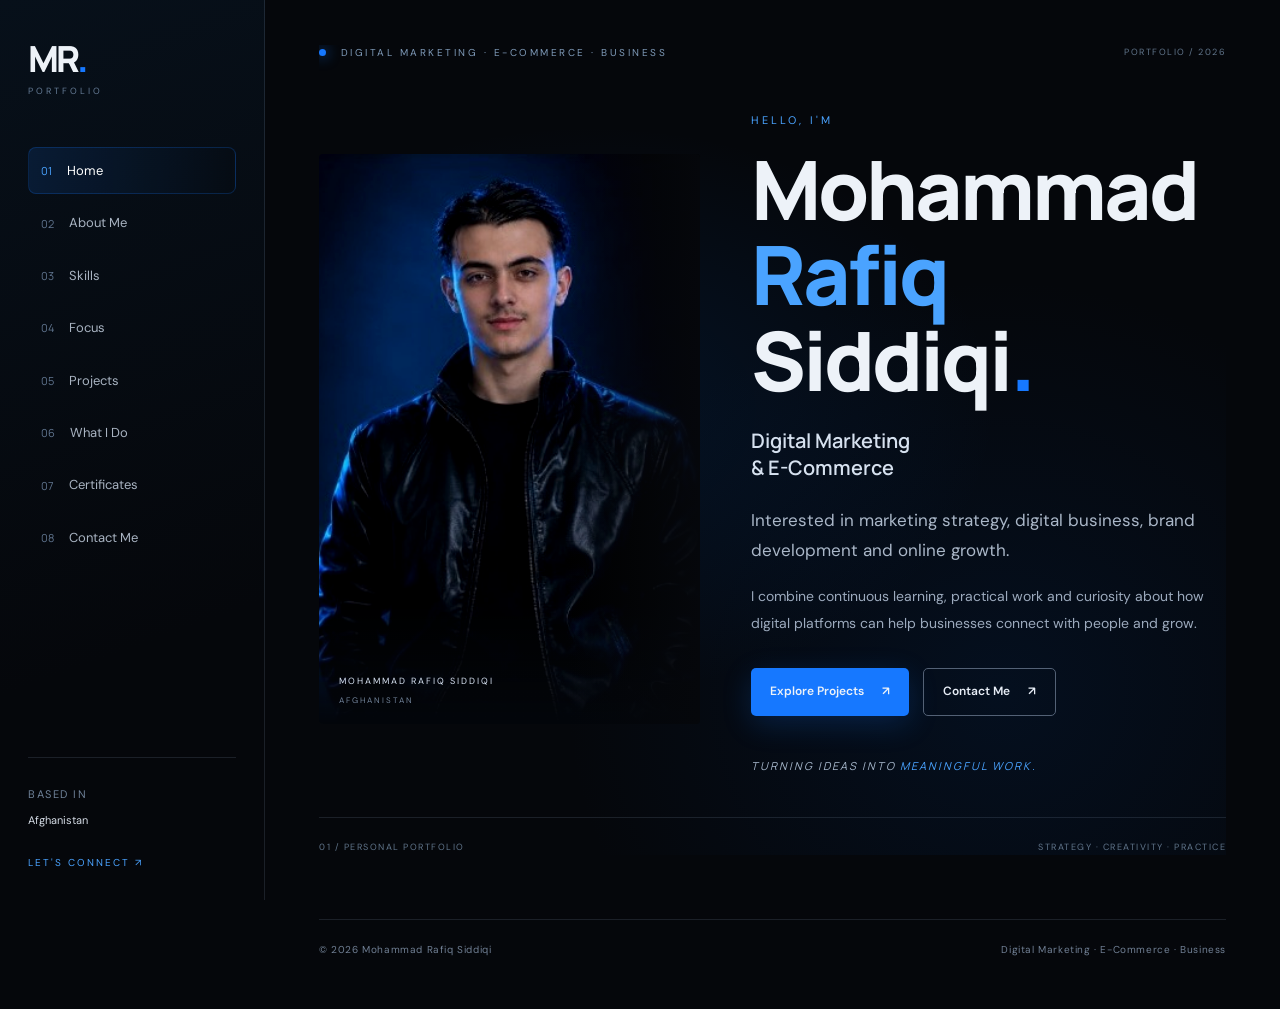
<file: index.html>
<!doctype html>
<html lang="en"><head><meta charset="utf-8"><meta name="viewport" content="width=device-width, initial-scale=1">
<meta name="description" content="Mohammad Rafiq Siddiqi — Digital Marketing & E-Commerce portfolio.">
<title>Home | Mohammad Rafiq Siddiqi</title><link rel="stylesheet" href="style.css">
<link rel="preconnect" href="https://fonts.googleapis.com"><link rel="preconnect" href="https://fonts.gstatic.com" crossorigin>
<link href="https://fonts.googleapis.com/css2?family=DM+Sans:wght@400;500;600;700&family=Manrope:wght@400;500;600;700;800&display=swap" rel="stylesheet"></head>
<body><div class="shell"><aside class="sidebar"><a class="brand" href="index.html"><span class="brand-mark">MR<span>.</span></span><span class="brand-caption">PORTFOLIO</span></a>
<nav class="nav"><a class="nav-link active" href="index.html"><span class="nav-num">01</span><span>Home</span></a><a class="nav-link " href="about.html"><span class="nav-num">02</span><span>About Me</span></a><a class="nav-link " href="skills.html"><span class="nav-num">03</span><span>Skills</span></a><a class="nav-link " href="focus.html"><span class="nav-num">04</span><span>Focus</span></a><a class="nav-link " href="projects.html"><span class="nav-num">05</span><span>Projects</span></a><a class="nav-link " href="what-i-do.html"><span class="nav-num">06</span><span>What I Do</span></a><a class="nav-link " href="certificates.html"><span class="nav-num">07</span><span>Certificates</span></a><a class="nav-link " href="contact.html"><span class="nav-num">08</span><span>Contact Me</span></a></nav><div class="side-bottom"><span class="tiny-label">BASED IN</span><p>Afghanistan</p><a class="side-mail" href="mailto:Mohamadrafiqsiddiqi@yahoo.com">LET'S CONNECT ↗</a></div></aside>
<button class="menu-toggle" aria-label="Open navigation" aria-expanded="false">☰</button><main class="main"><section class="hero"><div class="hero-top"><span class="eyebrow"><i class="dot"></i> DIGITAL MARKETING · E-COMMERCE · BUSINESS</span><span class="hero-index">PORTFOLIO / 2026</span></div>
<div class="hero-grid"><div class="hero-photo"><img src="portrait-home.jpg" alt="Professional portrait of Mohammad Rafiq Siddiqi"><div class="photo-tag">MOHAMMAD RAFIQ SIDDIQI <span>AFGHANISTAN</span></div><div class="photo-glow"></div></div>
<div class="hero-copy"><span class="hero-kicker">HELLO, I'M</span><h1>Mohammad<br><em>Rafiq</em> Siddiqi<span class="blue-dot">.</span></h1><h2>Digital Marketing<br>&amp; E-Commerce</h2><p class="lead">Interested in marketing strategy, digital business, brand development and online growth.</p><p class="bodycopy">I combine continuous learning, practical work and curiosity about how digital platforms can help businesses connect with people and grow.</p><div class="actions"><a class="btn primary" href="projects.html">Explore Projects <span>↗</span></a><a class="btn secondary" href="contact.html">Contact Me <span>↗</span></a></div><div class="hero-quote">TURNING IDEAS INTO <span>MEANINGFUL WORK.</span></div></div></div><div class="hero-bottom"><span>01 / PERSONAL PORTFOLIO</span><span>STRATEGY · CREATIVITY · PRACTICE</span></div></section><footer class="footer"><span>© 2026 Mohammad Rafiq Siddiqi</span><span>Digital Marketing · E-Commerce · Business</span></footer></main></div><script src="script.js"></script></body></html>
</file>
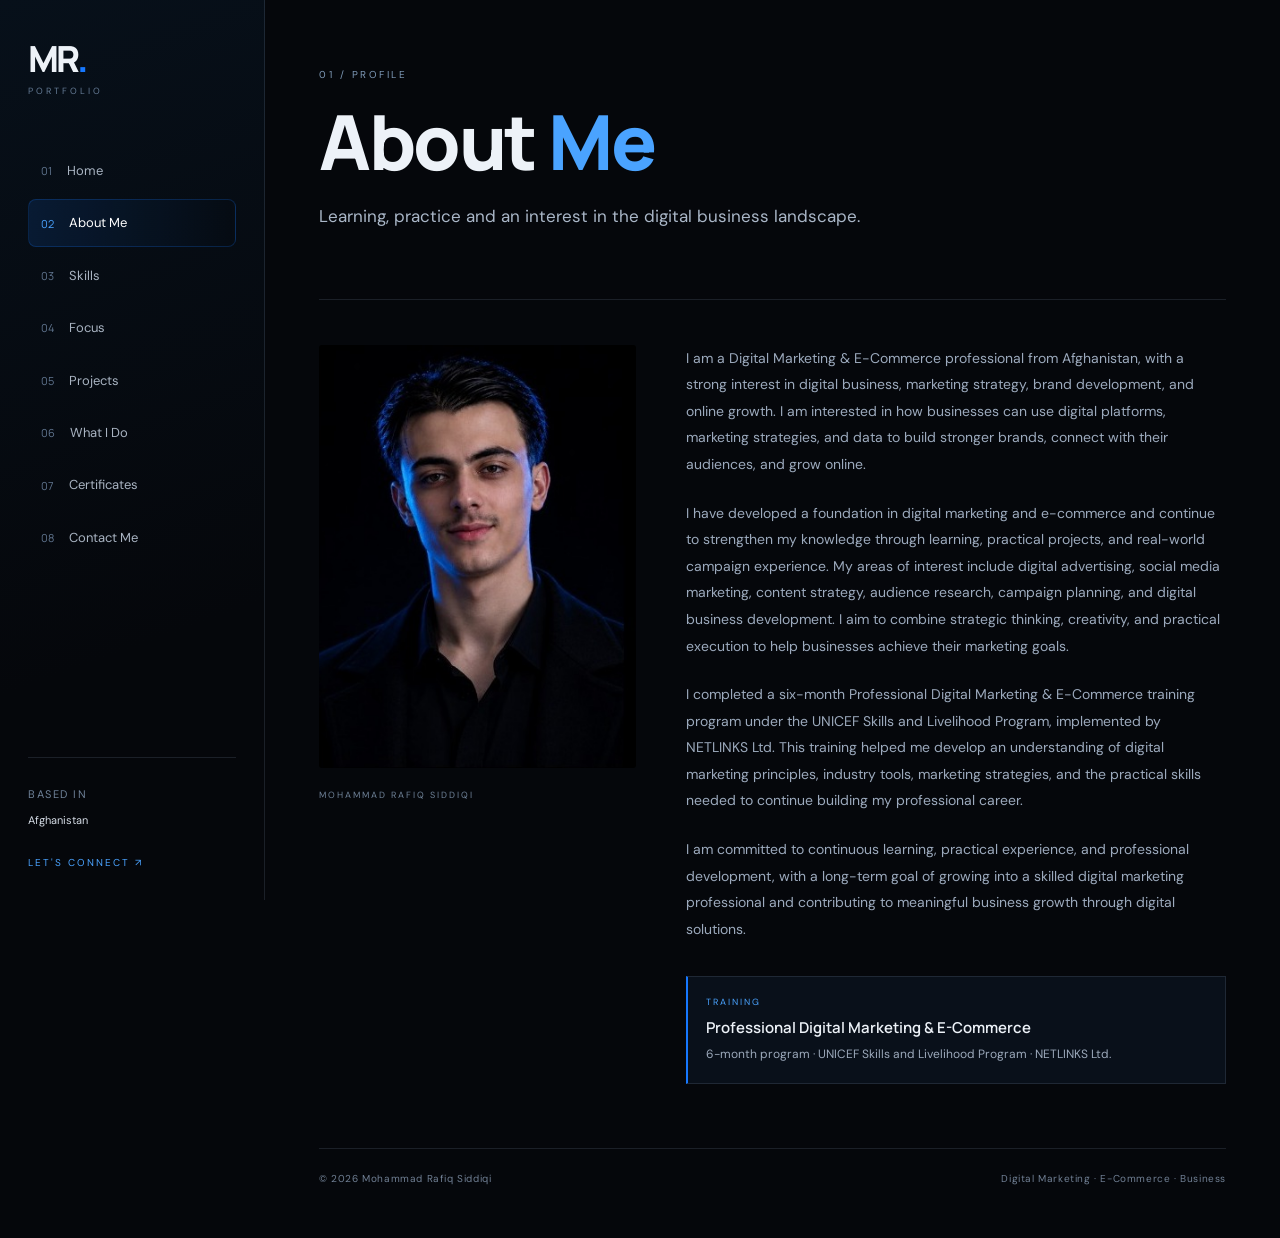
<file: about.html>
<!doctype html>
<html lang="en"><head><meta charset="utf-8"><meta name="viewport" content="width=device-width, initial-scale=1">
<meta name="description" content="Mohammad Rafiq Siddiqi — Digital Marketing & E-Commerce portfolio.">
<title>About Me | Mohammad Rafiq Siddiqi</title><link rel="stylesheet" href="style.css">
<link rel="preconnect" href="https://fonts.googleapis.com"><link rel="preconnect" href="https://fonts.gstatic.com" crossorigin>
<link href="https://fonts.googleapis.com/css2?family=DM+Sans:wght@400;500;600;700&family=Manrope:wght@400;500;600;700;800&display=swap" rel="stylesheet"></head>
<body><div class="shell"><aside class="sidebar"><a class="brand" href="index.html"><span class="brand-mark">MR<span>.</span></span><span class="brand-caption">PORTFOLIO</span></a>
<nav class="nav"><a class="nav-link " href="index.html"><span class="nav-num">01</span><span>Home</span></a><a class="nav-link active" href="about.html"><span class="nav-num">02</span><span>About Me</span></a><a class="nav-link " href="skills.html"><span class="nav-num">03</span><span>Skills</span></a><a class="nav-link " href="focus.html"><span class="nav-num">04</span><span>Focus</span></a><a class="nav-link " href="projects.html"><span class="nav-num">05</span><span>Projects</span></a><a class="nav-link " href="what-i-do.html"><span class="nav-num">06</span><span>What I Do</span></a><a class="nav-link " href="certificates.html"><span class="nav-num">07</span><span>Certificates</span></a><a class="nav-link " href="contact.html"><span class="nav-num">08</span><span>Contact Me</span></a></nav><div class="side-bottom"><span class="tiny-label">BASED IN</span><p>Afghanistan</p><a class="side-mail" href="mailto:Mohamadrafiqsiddiqi@yahoo.com">LET'S CONNECT ↗</a></div></aside>
<button class="menu-toggle" aria-label="Open navigation" aria-expanded="false">☰</button><main class="main"><section class="page-head"><span class="eyebrow">01 / PROFILE</span><h1>About <em>Me</em></h1><p class="lead">Learning, practice and an interest in the digital business landscape.</p></section><section class="about-layout"><div class="about-image"><img src="portrait-close.jpg" alt="Portrait of Mohammad Rafiq Siddiqi"><span class="image-caption">MOHAMMAD RAFIQ SIDDIQI</span></div><div class="content-column"><p class="paragraph">I am a Digital Marketing &amp; E-Commerce professional from Afghanistan, with a strong interest in digital business, marketing strategy, brand development, and online growth. I am interested in how businesses can use digital platforms, marketing strategies, and data to build stronger brands, connect with their audiences, and grow online.</p><p class="paragraph">I have developed a foundation in digital marketing and e-commerce and continue to strengthen my knowledge through learning, practical projects, and real-world campaign experience. My areas of interest include digital advertising, social media marketing, content strategy, audience research, campaign planning, and digital business development. I aim to combine strategic thinking, creativity, and practical execution to help businesses achieve their marketing goals.</p><p class="paragraph">I completed a six-month Professional Digital Marketing &amp; E-Commerce training program under the UNICEF Skills and Livelihood Program, implemented by NETLINKS Ltd. This training helped me develop an understanding of digital marketing principles, industry tools, marketing strategies, and the practical skills needed to continue building my professional career.</p><p class="paragraph">I am committed to continuous learning, practical experience, and professional development, with a long-term goal of growing into a skilled digital marketing professional and contributing to meaningful business growth through digital solutions.</p><div class="credential-strip"><span class="small-label">TRAINING</span><strong>Professional Digital Marketing &amp; E-Commerce</strong><span>6-month program · UNICEF Skills and Livelihood Program · NETLINKS Ltd.</span></div></div></section><footer class="footer"><span>© 2026 Mohammad Rafiq Siddiqi</span><span>Digital Marketing · E-Commerce · Business</span></footer></main></div><script src="script.js"></script></body></html>
</file>
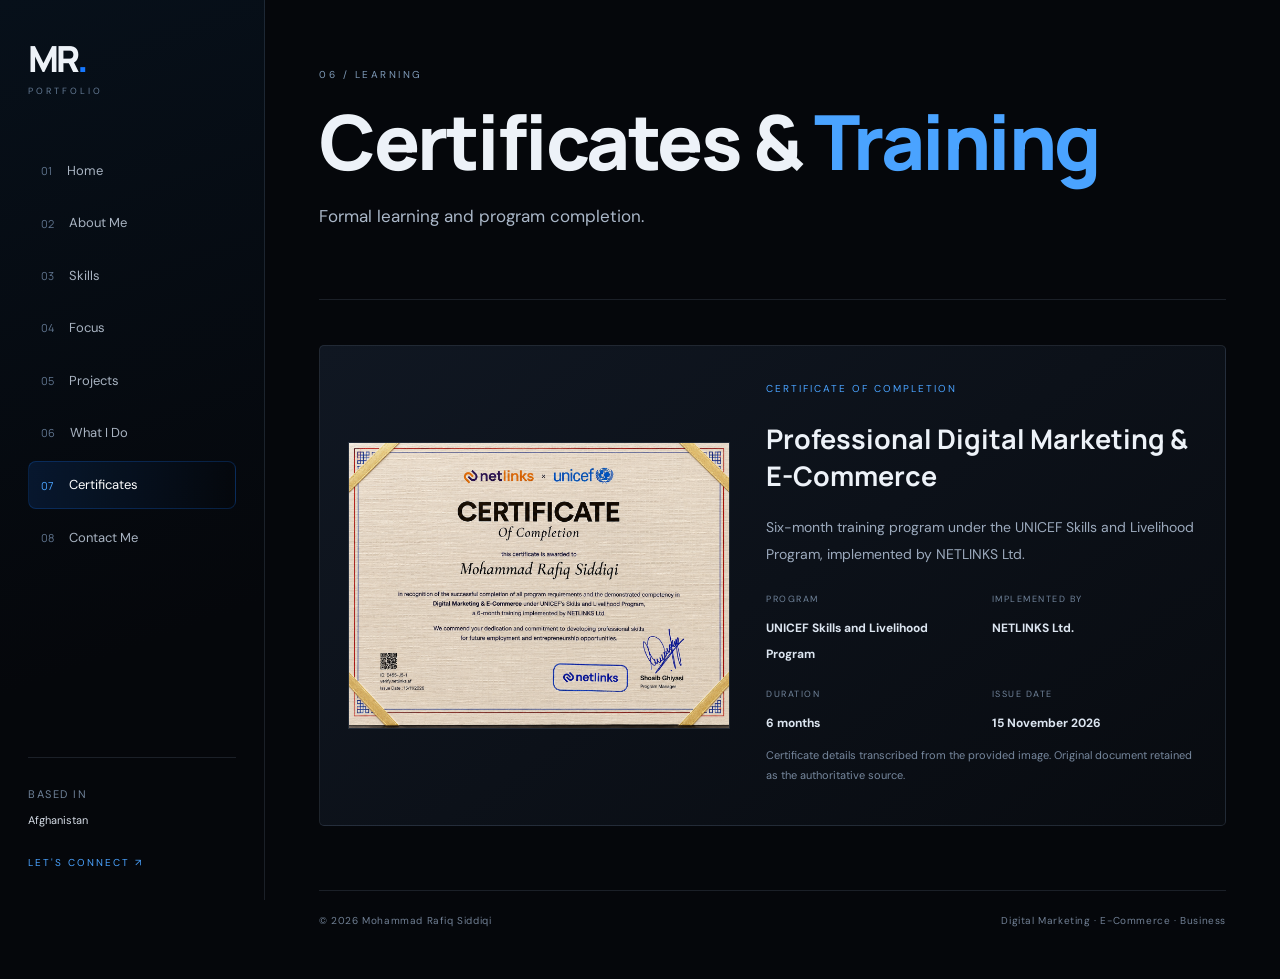
<file: certificates.html>
<!doctype html>
<html lang="en"><head><meta charset="utf-8"><meta name="viewport" content="width=device-width, initial-scale=1">
<meta name="description" content="Mohammad Rafiq Siddiqi — Digital Marketing & E-Commerce portfolio.">
<title>Certificates | Mohammad Rafiq Siddiqi</title><link rel="stylesheet" href="style.css">
<link rel="preconnect" href="https://fonts.googleapis.com"><link rel="preconnect" href="https://fonts.gstatic.com" crossorigin>
<link href="https://fonts.googleapis.com/css2?family=DM+Sans:wght@400;500;600;700&family=Manrope:wght@400;500;600;700;800&display=swap" rel="stylesheet"></head>
<body><div class="shell"><aside class="sidebar"><a class="brand" href="index.html"><span class="brand-mark">MR<span>.</span></span><span class="brand-caption">PORTFOLIO</span></a>
<nav class="nav"><a class="nav-link " href="index.html"><span class="nav-num">01</span><span>Home</span></a><a class="nav-link " href="about.html"><span class="nav-num">02</span><span>About Me</span></a><a class="nav-link " href="skills.html"><span class="nav-num">03</span><span>Skills</span></a><a class="nav-link " href="focus.html"><span class="nav-num">04</span><span>Focus</span></a><a class="nav-link " href="projects.html"><span class="nav-num">05</span><span>Projects</span></a><a class="nav-link " href="what-i-do.html"><span class="nav-num">06</span><span>What I Do</span></a><a class="nav-link active" href="certificates.html"><span class="nav-num">07</span><span>Certificates</span></a><a class="nav-link " href="contact.html"><span class="nav-num">08</span><span>Contact Me</span></a></nav><div class="side-bottom"><span class="tiny-label">BASED IN</span><p>Afghanistan</p><a class="side-mail" href="mailto:Mohamadrafiqsiddiqi@yahoo.com">LET'S CONNECT ↗</a></div></aside>
<button class="menu-toggle" aria-label="Open navigation" aria-expanded="false">☰</button><main class="main"><section class="page-head"><span class="eyebrow">06 / LEARNING</span><h1>Certificates &amp; <em>Training</em></h1><p class="lead">Formal learning and program completion.</p></section><section class="certificate-card"><div class="cert-image"><img src="certificate.png" alt="Certificate of completion for Professional Digital Marketing and E-Commerce"></div><div class="cert-info"><span class="project-label">CERTIFICATE OF COMPLETION</span><h2>Professional Digital Marketing &amp; E-Commerce</h2><p class="paragraph">Six-month training program under the UNICEF Skills and Livelihood Program, implemented by NETLINKS Ltd.</p><div class="cert-meta"><div><span>PROGRAM</span><strong>UNICEF Skills and Livelihood Program</strong></div><div><span>IMPLEMENTED BY</span><strong>NETLINKS Ltd.</strong></div><div><span>DURATION</span><strong>6 months</strong></div><div><span>ISSUE DATE</span><strong>15 November 2026</strong></div></div><p class="muted note">Certificate details transcribed from the provided image. Original document retained as the authoritative source.</p></div></section><footer class="footer"><span>© 2026 Mohammad Rafiq Siddiqi</span><span>Digital Marketing · E-Commerce · Business</span></footer></main></div><script src="script.js"></script></body></html>
</file>
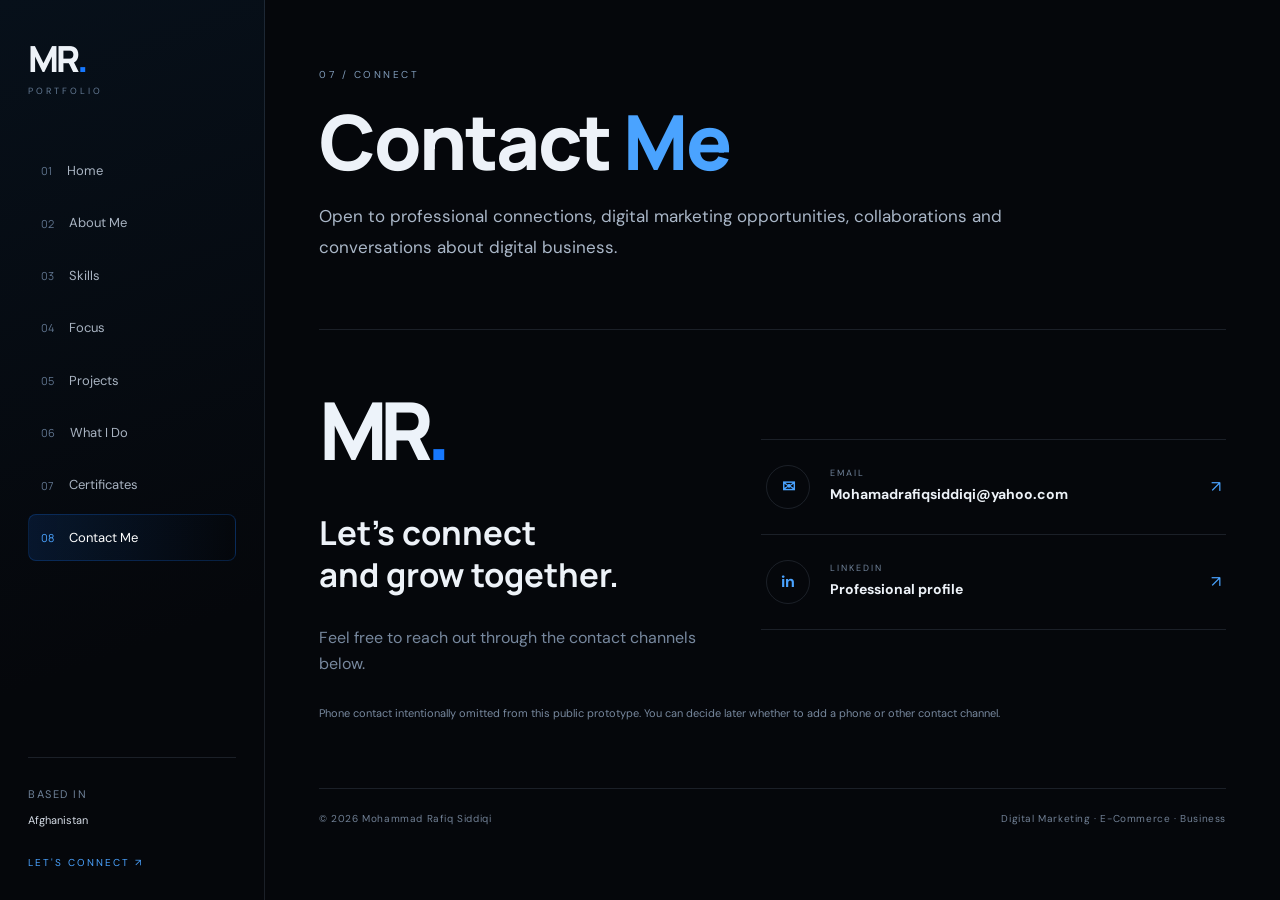
<file: contact.html>
<!doctype html>
<html lang="en"><head><meta charset="utf-8"><meta name="viewport" content="width=device-width, initial-scale=1">
<meta name="description" content="Mohammad Rafiq Siddiqi — Digital Marketing & E-Commerce portfolio.">
<title>Contact Me | Mohammad Rafiq Siddiqi</title><link rel="stylesheet" href="style.css">
<link rel="preconnect" href="https://fonts.googleapis.com"><link rel="preconnect" href="https://fonts.gstatic.com" crossorigin>
<link href="https://fonts.googleapis.com/css2?family=DM+Sans:wght@400;500;600;700&family=Manrope:wght@400;500;600;700;800&display=swap" rel="stylesheet"></head>
<body><div class="shell"><aside class="sidebar"><a class="brand" href="index.html"><span class="brand-mark">MR<span>.</span></span><span class="brand-caption">PORTFOLIO</span></a>
<nav class="nav"><a class="nav-link " href="index.html"><span class="nav-num">01</span><span>Home</span></a><a class="nav-link " href="about.html"><span class="nav-num">02</span><span>About Me</span></a><a class="nav-link " href="skills.html"><span class="nav-num">03</span><span>Skills</span></a><a class="nav-link " href="focus.html"><span class="nav-num">04</span><span>Focus</span></a><a class="nav-link " href="projects.html"><span class="nav-num">05</span><span>Projects</span></a><a class="nav-link " href="what-i-do.html"><span class="nav-num">06</span><span>What I Do</span></a><a class="nav-link " href="certificates.html"><span class="nav-num">07</span><span>Certificates</span></a><a class="nav-link active" href="contact.html"><span class="nav-num">08</span><span>Contact Me</span></a></nav><div class="side-bottom"><span class="tiny-label">BASED IN</span><p>Afghanistan</p><a class="side-mail" href="mailto:Mohamadrafiqsiddiqi@yahoo.com">LET'S CONNECT ↗</a></div></aside>
<button class="menu-toggle" aria-label="Open navigation" aria-expanded="false">☰</button><main class="main"><section class="page-head"><span class="eyebrow">07 / CONNECT</span><h1>Contact <em>Me</em></h1><p class="lead">Open to professional connections, digital marketing opportunities, collaborations and conversations about digital business.</p></section><section class="contact-layout"><div class="contact-intro"><span class="contact-monogram">MR<span>.</span></span><h2>Let's connect<br>and grow together.</h2><p class="muted">Feel free to reach out through the contact channels below.</p></div><div class="contact-links"><a class="contact-link" href="mailto:Mohamadrafiqsiddiqi@yahoo.com"><span class="contact-icon">✉</span><div><span>EMAIL</span><strong>Mohamadrafiqsiddiqi@yahoo.com</strong></div><span class="link-arrow">↗</span></a><a class="contact-link" target="_blank" rel="noopener" href="https://www.linkedin.com/in/monammad-rafiq-siddiqi-8509ba450"><span class="contact-icon">in</span><div><span>LINKEDIN</span><strong>Professional profile</strong></div><span class="link-arrow">↗</span></a></div></section><p class="muted note">Phone contact intentionally omitted from this public prototype. You can decide later whether to add a phone or other contact channel.</p><footer class="footer"><span>© 2026 Mohammad Rafiq Siddiqi</span><span>Digital Marketing · E-Commerce · Business</span></footer></main></div><script src="script.js"></script></body></html>
</file>
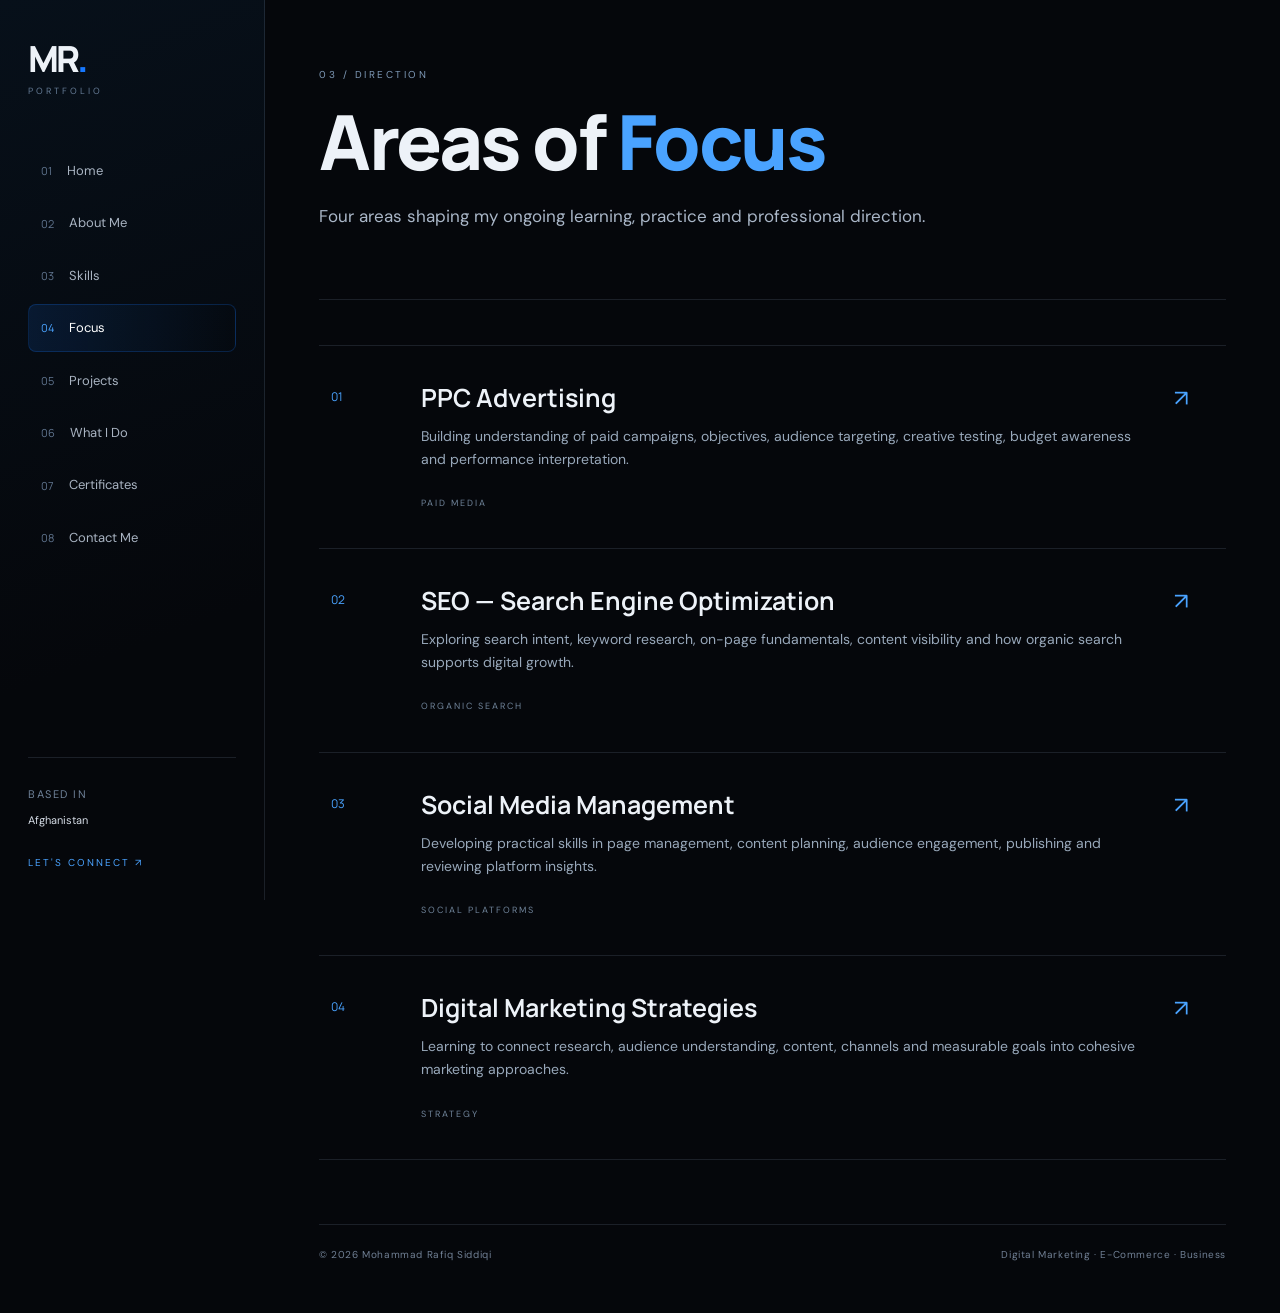
<file: focus.html>
<!doctype html>
<html lang="en"><head><meta charset="utf-8"><meta name="viewport" content="width=device-width, initial-scale=1">
<meta name="description" content="Mohammad Rafiq Siddiqi — Digital Marketing & E-Commerce portfolio.">
<title>Focus | Mohammad Rafiq Siddiqi</title><link rel="stylesheet" href="style.css">
<link rel="preconnect" href="https://fonts.googleapis.com"><link rel="preconnect" href="https://fonts.gstatic.com" crossorigin>
<link href="https://fonts.googleapis.com/css2?family=DM+Sans:wght@400;500;600;700&family=Manrope:wght@400;500;600;700;800&display=swap" rel="stylesheet"></head>
<body><div class="shell"><aside class="sidebar"><a class="brand" href="index.html"><span class="brand-mark">MR<span>.</span></span><span class="brand-caption">PORTFOLIO</span></a>
<nav class="nav"><a class="nav-link " href="index.html"><span class="nav-num">01</span><span>Home</span></a><a class="nav-link " href="about.html"><span class="nav-num">02</span><span>About Me</span></a><a class="nav-link " href="skills.html"><span class="nav-num">03</span><span>Skills</span></a><a class="nav-link active" href="focus.html"><span class="nav-num">04</span><span>Focus</span></a><a class="nav-link " href="projects.html"><span class="nav-num">05</span><span>Projects</span></a><a class="nav-link " href="what-i-do.html"><span class="nav-num">06</span><span>What I Do</span></a><a class="nav-link " href="certificates.html"><span class="nav-num">07</span><span>Certificates</span></a><a class="nav-link " href="contact.html"><span class="nav-num">08</span><span>Contact Me</span></a></nav><div class="side-bottom"><span class="tiny-label">BASED IN</span><p>Afghanistan</p><a class="side-mail" href="mailto:Mohamadrafiqsiddiqi@yahoo.com">LET'S CONNECT ↗</a></div></aside>
<button class="menu-toggle" aria-label="Open navigation" aria-expanded="false">☰</button><main class="main"><section class="page-head"><span class="eyebrow">03 / DIRECTION</span><h1>Areas of <em>Focus</em></h1><p class="lead">Four areas shaping my ongoing learning, practice and professional direction.</p></section><section class="focus-list">
<div class="focus-item"><span class="focus-num">01</span><div><h2>PPC Advertising</h2><p>Building understanding of paid campaigns, objectives, audience targeting, creative testing, budget awareness and performance interpretation.</p><span class="focus-tag">PAID MEDIA</span></div><span class="focus-arrow">↗</span></div>
<div class="focus-item"><span class="focus-num">02</span><div><h2>SEO — Search Engine Optimization</h2><p>Exploring search intent, keyword research, on-page fundamentals, content visibility and how organic search supports digital growth.</p><span class="focus-tag">ORGANIC SEARCH</span></div><span class="focus-arrow">↗</span></div>
<div class="focus-item"><span class="focus-num">03</span><div><h2>Social Media Management</h2><p>Developing practical skills in page management, content planning, audience engagement, publishing and reviewing platform insights.</p><span class="focus-tag">SOCIAL PLATFORMS</span></div><span class="focus-arrow">↗</span></div>
<div class="focus-item"><span class="focus-num">04</span><div><h2>Digital Marketing Strategies</h2><p>Learning to connect research, audience understanding, content, channels and measurable goals into cohesive marketing approaches.</p><span class="focus-tag">STRATEGY</span></div><span class="focus-arrow">↗</span></div></section><footer class="footer"><span>© 2026 Mohammad Rafiq Siddiqi</span><span>Digital Marketing · E-Commerce · Business</span></footer></main></div><script src="script.js"></script></body></html>
</file>
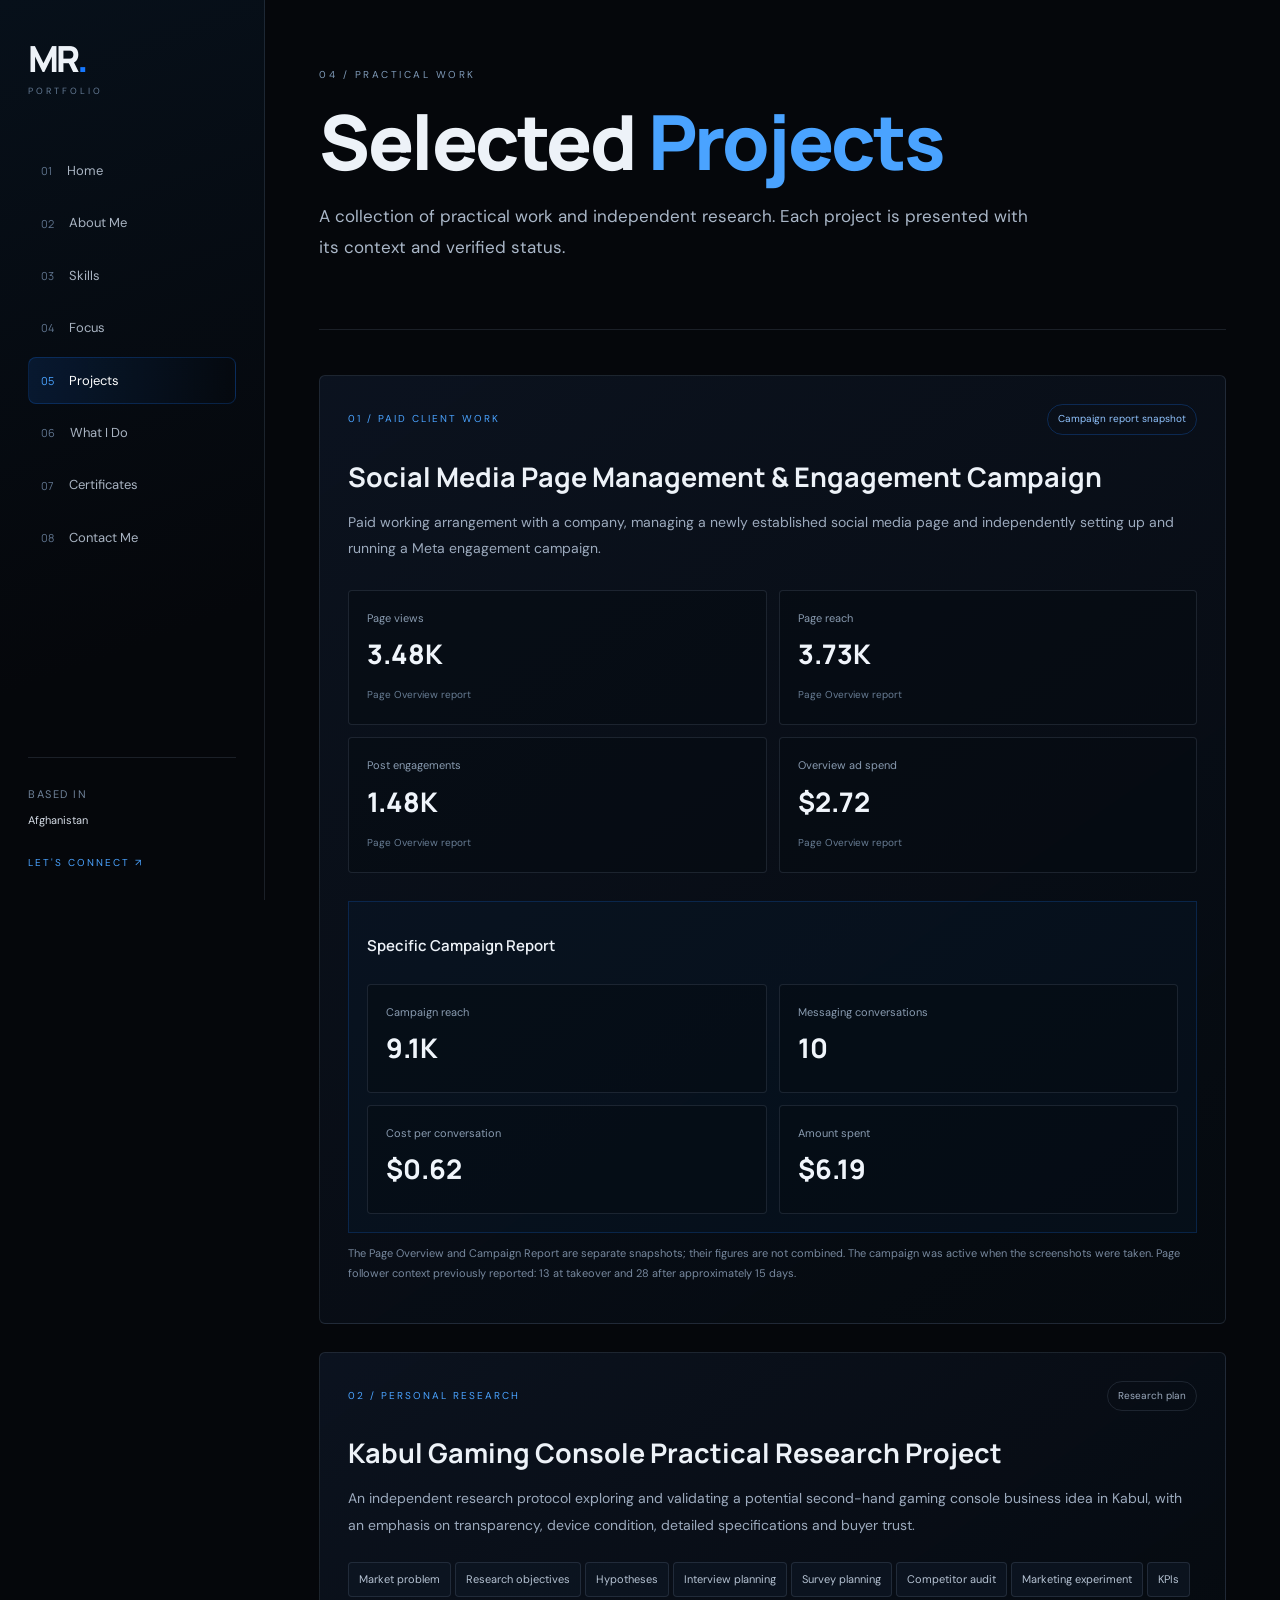
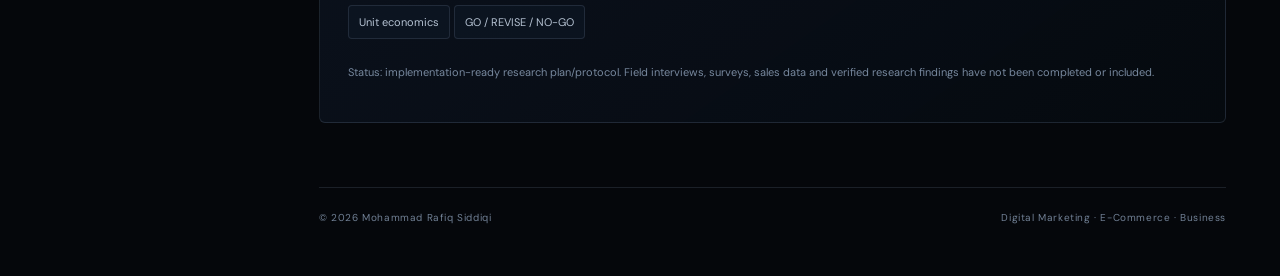
<file: projects.html>
<!doctype html>
<html lang="en"><head><meta charset="utf-8"><meta name="viewport" content="width=device-width, initial-scale=1">
<meta name="description" content="Mohammad Rafiq Siddiqi — Digital Marketing & E-Commerce portfolio.">
<title>Projects | Mohammad Rafiq Siddiqi</title><link rel="stylesheet" href="style.css">
<link rel="preconnect" href="https://fonts.googleapis.com"><link rel="preconnect" href="https://fonts.gstatic.com" crossorigin>
<link href="https://fonts.googleapis.com/css2?family=DM+Sans:wght@400;500;600;700&family=Manrope:wght@400;500;600;700;800&display=swap" rel="stylesheet"></head>
<body><div class="shell"><aside class="sidebar"><a class="brand" href="index.html"><span class="brand-mark">MR<span>.</span></span><span class="brand-caption">PORTFOLIO</span></a>
<nav class="nav"><a class="nav-link " href="index.html"><span class="nav-num">01</span><span>Home</span></a><a class="nav-link " href="about.html"><span class="nav-num">02</span><span>About Me</span></a><a class="nav-link " href="skills.html"><span class="nav-num">03</span><span>Skills</span></a><a class="nav-link " href="focus.html"><span class="nav-num">04</span><span>Focus</span></a><a class="nav-link active" href="projects.html"><span class="nav-num">05</span><span>Projects</span></a><a class="nav-link " href="what-i-do.html"><span class="nav-num">06</span><span>What I Do</span></a><a class="nav-link " href="certificates.html"><span class="nav-num">07</span><span>Certificates</span></a><a class="nav-link " href="contact.html"><span class="nav-num">08</span><span>Contact Me</span></a></nav><div class="side-bottom"><span class="tiny-label">BASED IN</span><p>Afghanistan</p><a class="side-mail" href="mailto:Mohamadrafiqsiddiqi@yahoo.com">LET'S CONNECT ↗</a></div></aside>
<button class="menu-toggle" aria-label="Open navigation" aria-expanded="false">☰</button><main class="main"><section class="page-head"><span class="eyebrow">04 / PRACTICAL WORK</span><h1>Selected <em>Projects</em></h1><p class="lead">A collection of practical work and independent research. Each project is presented with its context and verified status.</p></section><section class="project-card"><div class="project-top"><span class="project-label">01 / PAID CLIENT WORK</span><span class="status">Campaign report snapshot</span></div><h2>Social Media Page Management &amp; Engagement Campaign</h2><p class="paragraph">Paid working arrangement with a company, managing a newly established social media page and independently setting up and running a Meta engagement campaign.</p><div class="metric-grid"><div class="metric"><span>Page views</span><strong>3.48K</strong><small>Page Overview report</small></div><div class="metric"><span>Page reach</span><strong>3.73K</strong><small>Page Overview report</small></div><div class="metric"><span>Post engagements</span><strong>1.48K</strong><small>Page Overview report</small></div><div class="metric"><span>Overview ad spend</span><strong>$2.72</strong><small>Page Overview report</small></div></div><div class="report-block"><h3>Specific Campaign Report</h3><div class="metric-grid four"><div class="metric"><span>Campaign reach</span><strong>9.1K</strong></div><div class="metric"><span>Messaging conversations</span><strong>10</strong></div><div class="metric"><span>Cost per conversation</span><strong>$0.62</strong></div><div class="metric"><span>Amount spent</span><strong>$6.19</strong></div></div></div><p class="muted note">The Page Overview and Campaign Report are separate snapshots; their figures are not combined. The campaign was active when the screenshots were taken. Page follower context previously reported: 13 at takeover and 28 after approximately 15 days.</p></section>
<section class="project-card research"><div class="project-top"><span class="project-label">02 / PERSONAL RESEARCH</span><span class="status neutral">Research plan</span></div><h2>Kabul Gaming Console Practical Research Project</h2><p class="paragraph">An independent research protocol exploring and validating a potential second-hand gaming console business idea in Kabul, with an emphasis on transparency, device condition, detailed specifications and buyer trust.</p><div class="research-tags"><span class="chip">Market problem</span><span class="chip">Research objectives</span><span class="chip">Hypotheses</span><span class="chip">Interview planning</span><span class="chip">Survey planning</span><span class="chip">Competitor audit</span><span class="chip">Marketing experiment</span><span class="chip">KPIs</span><span class="chip">Unit economics</span><span class="chip">GO / REVISE / NO-GO</span></div><p class="muted note">Status: implementation-ready research plan/protocol. Field interviews, surveys, sales data and verified research findings have not been completed or included.</p></section><footer class="footer"><span>© 2026 Mohammad Rafiq Siddiqi</span><span>Digital Marketing · E-Commerce · Business</span></footer></main></div><script src="script.js"></script></body></html>
</file>
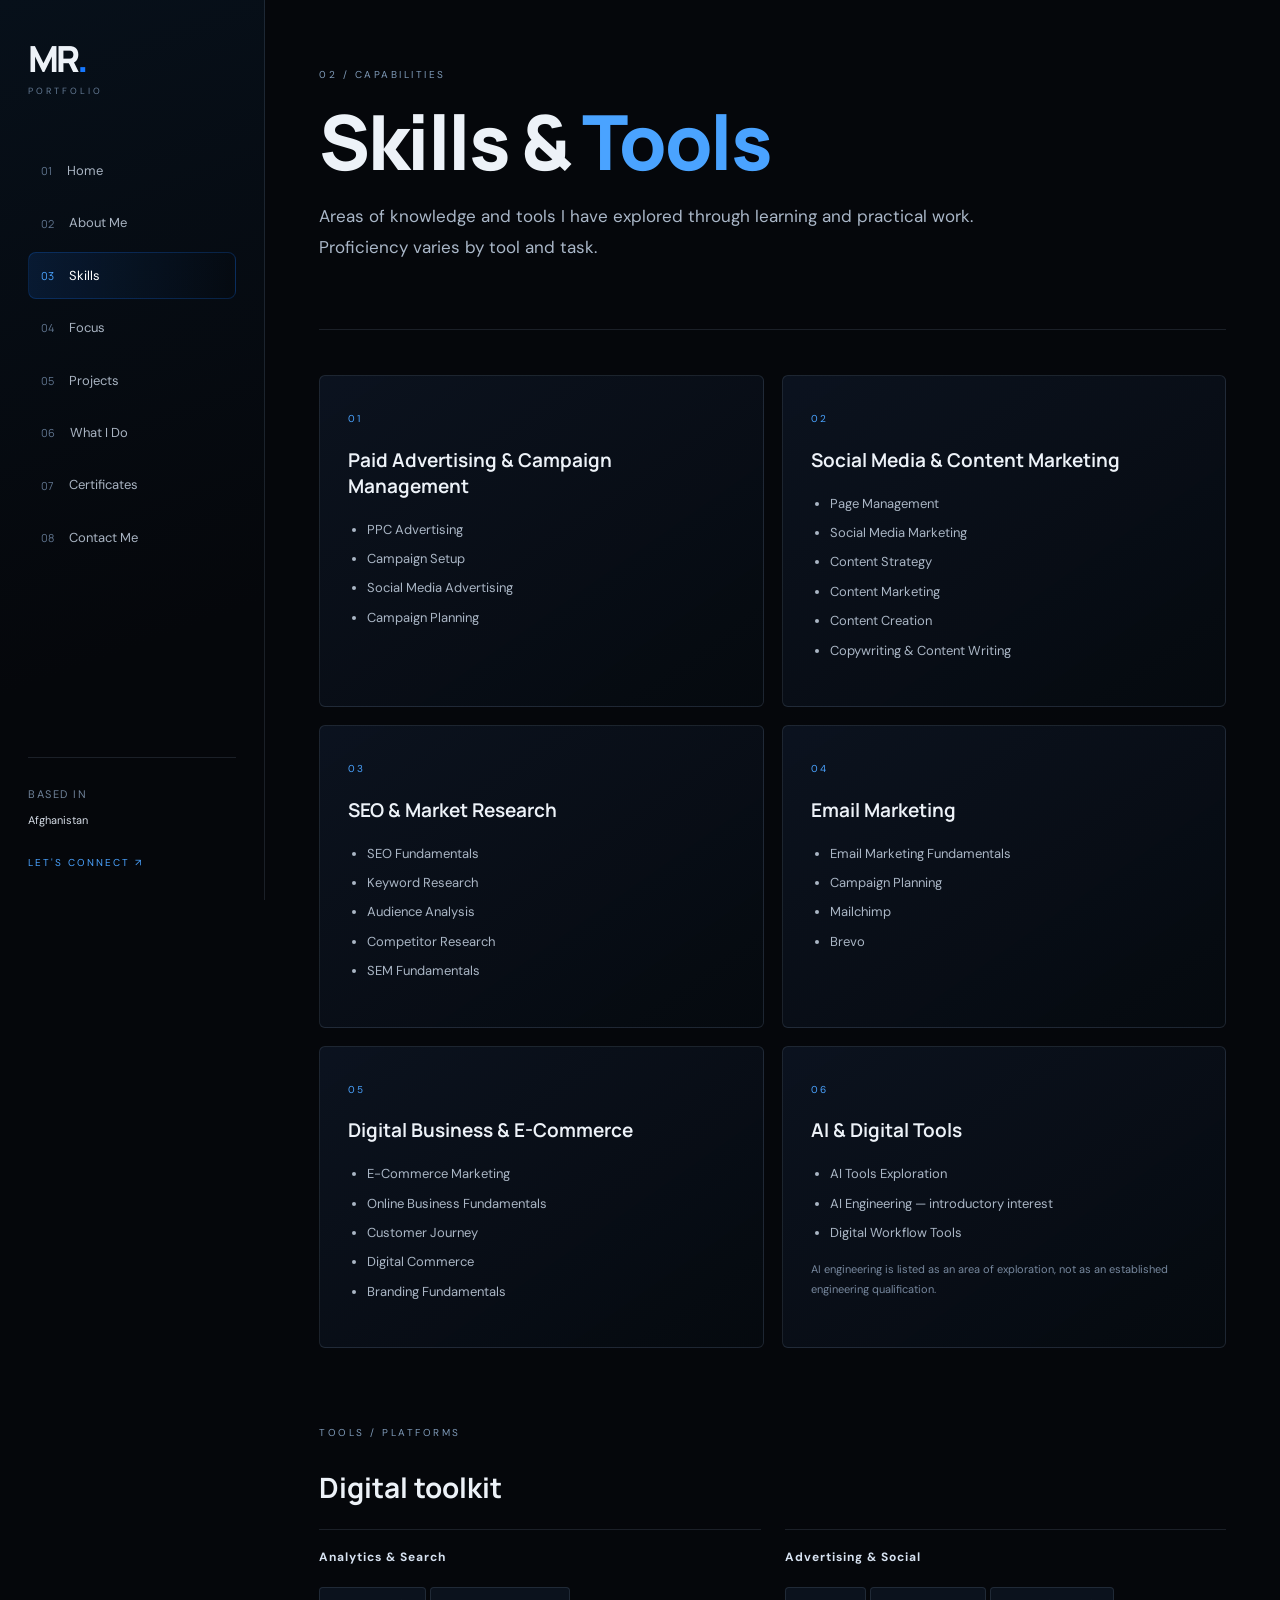
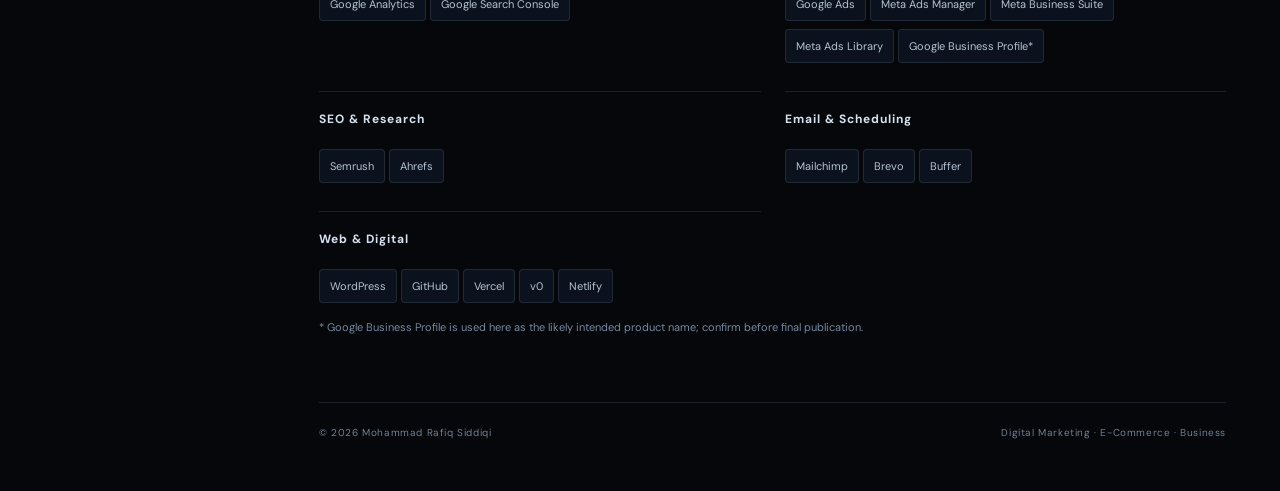
<file: skills.html>
<!doctype html>
<html lang="en"><head><meta charset="utf-8"><meta name="viewport" content="width=device-width, initial-scale=1">
<meta name="description" content="Mohammad Rafiq Siddiqi — Digital Marketing & E-Commerce portfolio.">
<title>Skills | Mohammad Rafiq Siddiqi</title><link rel="stylesheet" href="style.css">
<link rel="preconnect" href="https://fonts.googleapis.com"><link rel="preconnect" href="https://fonts.gstatic.com" crossorigin>
<link href="https://fonts.googleapis.com/css2?family=DM+Sans:wght@400;500;600;700&family=Manrope:wght@400;500;600;700;800&display=swap" rel="stylesheet"></head>
<body><div class="shell"><aside class="sidebar"><a class="brand" href="index.html"><span class="brand-mark">MR<span>.</span></span><span class="brand-caption">PORTFOLIO</span></a>
<nav class="nav"><a class="nav-link " href="index.html"><span class="nav-num">01</span><span>Home</span></a><a class="nav-link " href="about.html"><span class="nav-num">02</span><span>About Me</span></a><a class="nav-link active" href="skills.html"><span class="nav-num">03</span><span>Skills</span></a><a class="nav-link " href="focus.html"><span class="nav-num">04</span><span>Focus</span></a><a class="nav-link " href="projects.html"><span class="nav-num">05</span><span>Projects</span></a><a class="nav-link " href="what-i-do.html"><span class="nav-num">06</span><span>What I Do</span></a><a class="nav-link " href="certificates.html"><span class="nav-num">07</span><span>Certificates</span></a><a class="nav-link " href="contact.html"><span class="nav-num">08</span><span>Contact Me</span></a></nav><div class="side-bottom"><span class="tiny-label">BASED IN</span><p>Afghanistan</p><a class="side-mail" href="mailto:Mohamadrafiqsiddiqi@yahoo.com">LET'S CONNECT ↗</a></div></aside>
<button class="menu-toggle" aria-label="Open navigation" aria-expanded="false">☰</button><main class="main"><section class="page-head"><span class="eyebrow">02 / CAPABILITIES</span><h1>Skills &amp; <em>Tools</em></h1><p class="lead">Areas of knowledge and tools I have explored through learning and practical work. Proficiency varies by tool and task.</p></section><section class="skill-grid">
<div class="skill-card"><span class="card-number">01</span><h2>Paid Advertising &amp; Campaign Management</h2><ul><li>PPC Advertising</li><li>Campaign Setup</li><li>Social Media Advertising</li><li>Campaign Planning</li></ul></div>
<div class="skill-card"><span class="card-number">02</span><h2>Social Media &amp; Content Marketing</h2><ul><li>Page Management</li><li>Social Media Marketing</li><li>Content Strategy</li><li>Content Marketing</li><li>Content Creation</li><li>Copywriting &amp; Content Writing</li></ul></div>
<div class="skill-card"><span class="card-number">03</span><h2>SEO &amp; Market Research</h2><ul><li>SEO Fundamentals</li><li>Keyword Research</li><li>Audience Analysis</li><li>Competitor Research</li><li>SEM Fundamentals</li></ul></div>
<div class="skill-card"><span class="card-number">04</span><h2>Email Marketing</h2><ul><li>Email Marketing Fundamentals</li><li>Campaign Planning</li><li>Mailchimp</li><li>Brevo</li></ul></div>
<div class="skill-card"><span class="card-number">05</span><h2>Digital Business &amp; E-Commerce</h2><ul><li>E-Commerce Marketing</li><li>Online Business Fundamentals</li><li>Customer Journey</li><li>Digital Commerce</li><li>Branding Fundamentals</li></ul></div>
<div class="skill-card"><span class="card-number">06</span><h2>AI &amp; Digital Tools</h2><ul><li>AI Tools Exploration</li><li>AI Engineering — introductory interest</li><li>Digital Workflow Tools</li></ul><p class="muted note">AI engineering is listed as an area of exploration, not as an established engineering qualification.</p></div></section>
<section class="tools-section"><div class="section-heading"><span class="eyebrow">TOOLS / PLATFORMS</span><h2>Digital toolkit</h2></div><div class="tool-groups"><div><h3>Analytics &amp; Search</h3><span class="chip">Google Analytics</span><span class="chip">Google Search Console</span></div><div><h3>Advertising &amp; Social</h3><span class="chip">Google Ads</span><span class="chip">Meta Ads Manager</span><span class="chip">Meta Business Suite</span><span class="chip">Meta Ads Library</span><span class="chip">Google Business Profile*</span></div><div><h3>SEO &amp; Research</h3><span class="chip">Semrush</span><span class="chip">Ahrefs</span></div><div><h3>Email &amp; Scheduling</h3><span class="chip">Mailchimp</span><span class="chip">Brevo</span><span class="chip">Buffer</span></div><div><h3>Web &amp; Digital</h3><span class="chip">WordPress</span><span class="chip">GitHub</span><span class="chip">Vercel</span><span class="chip">v0</span><span class="chip">Netlify</span></div></div><p class="muted note">* Google Business Profile is used here as the likely intended product name; confirm before final publication.</p></section><footer class="footer"><span>© 2026 Mohammad Rafiq Siddiqi</span><span>Digital Marketing · E-Commerce · Business</span></footer></main></div><script src="script.js"></script></body></html>
</file>
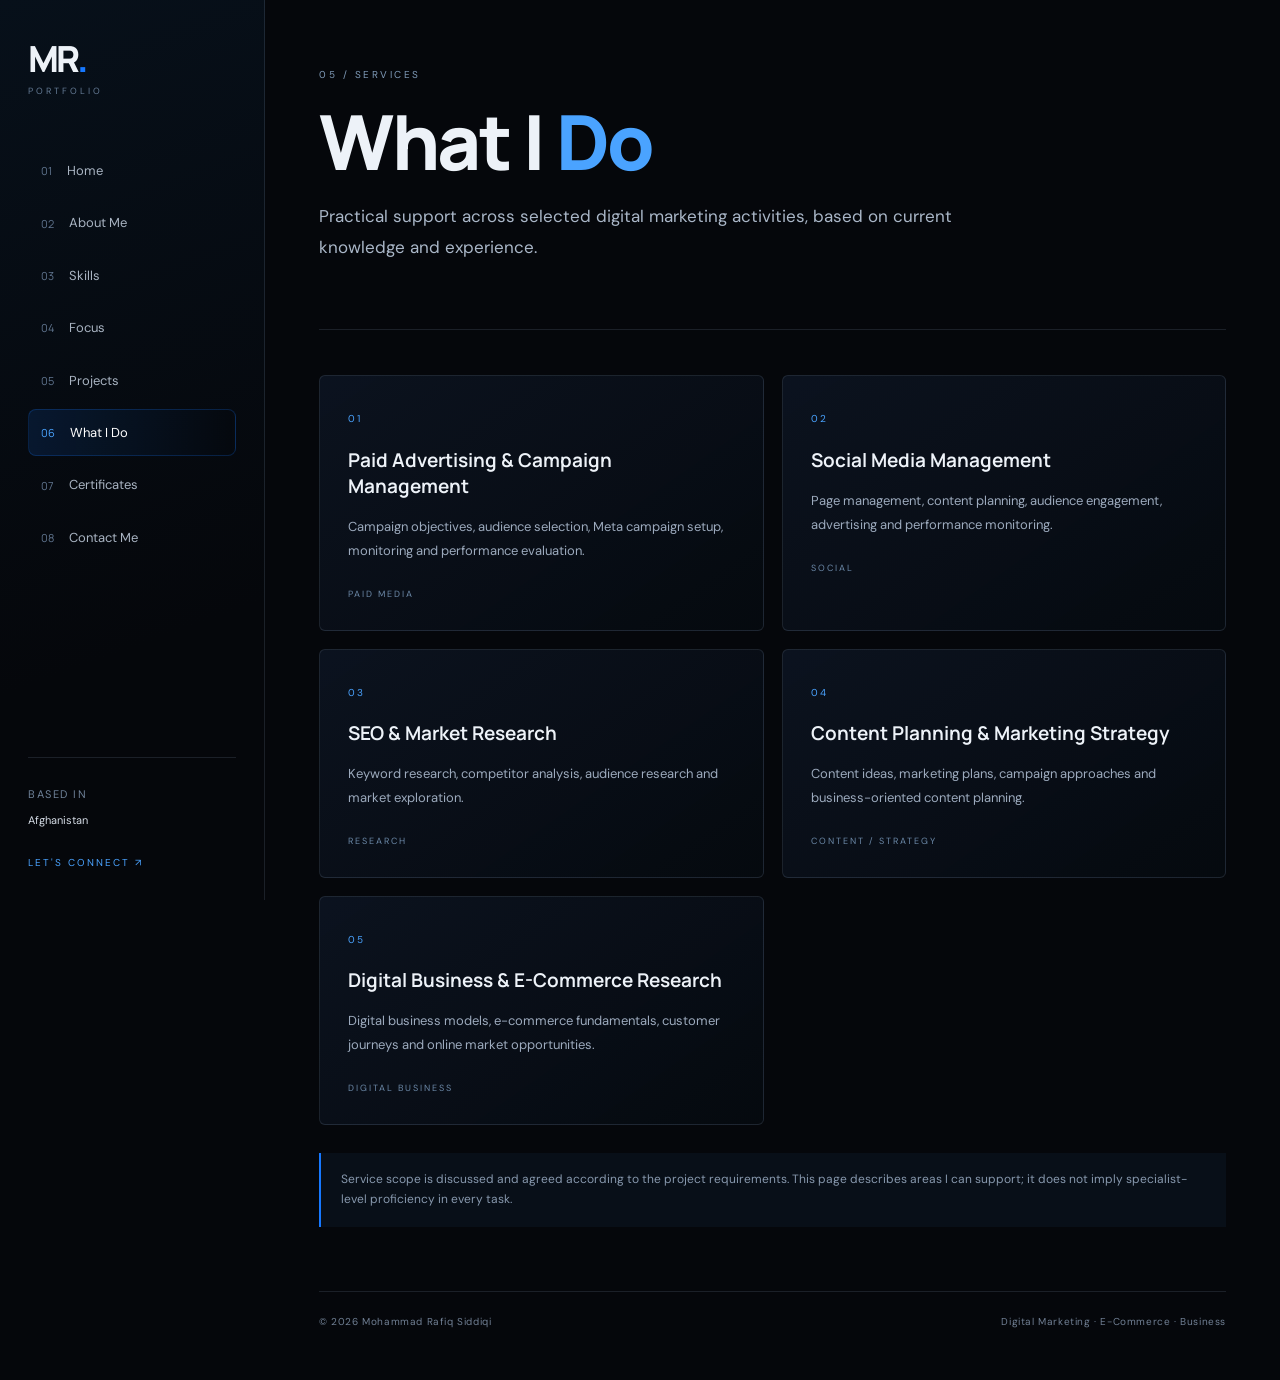
<file: what-i-do.html>
<!doctype html>
<html lang="en"><head><meta charset="utf-8"><meta name="viewport" content="width=device-width, initial-scale=1">
<meta name="description" content="Mohammad Rafiq Siddiqi — Digital Marketing & E-Commerce portfolio.">
<title>What I Do | Mohammad Rafiq Siddiqi</title><link rel="stylesheet" href="style.css">
<link rel="preconnect" href="https://fonts.googleapis.com"><link rel="preconnect" href="https://fonts.gstatic.com" crossorigin>
<link href="https://fonts.googleapis.com/css2?family=DM+Sans:wght@400;500;600;700&family=Manrope:wght@400;500;600;700;800&display=swap" rel="stylesheet"></head>
<body><div class="shell"><aside class="sidebar"><a class="brand" href="index.html"><span class="brand-mark">MR<span>.</span></span><span class="brand-caption">PORTFOLIO</span></a>
<nav class="nav"><a class="nav-link " href="index.html"><span class="nav-num">01</span><span>Home</span></a><a class="nav-link " href="about.html"><span class="nav-num">02</span><span>About Me</span></a><a class="nav-link " href="skills.html"><span class="nav-num">03</span><span>Skills</span></a><a class="nav-link " href="focus.html"><span class="nav-num">04</span><span>Focus</span></a><a class="nav-link " href="projects.html"><span class="nav-num">05</span><span>Projects</span></a><a class="nav-link active" href="what-i-do.html"><span class="nav-num">06</span><span>What I Do</span></a><a class="nav-link " href="certificates.html"><span class="nav-num">07</span><span>Certificates</span></a><a class="nav-link " href="contact.html"><span class="nav-num">08</span><span>Contact Me</span></a></nav><div class="side-bottom"><span class="tiny-label">BASED IN</span><p>Afghanistan</p><a class="side-mail" href="mailto:Mohamadrafiqsiddiqi@yahoo.com">LET'S CONNECT ↗</a></div></aside>
<button class="menu-toggle" aria-label="Open navigation" aria-expanded="false">☰</button><main class="main"><section class="page-head"><span class="eyebrow">05 / SERVICES</span><h1>What I <em>Do</em></h1><p class="lead">Practical support across selected digital marketing activities, based on current knowledge and experience.</p></section><section class="service-grid">
<div class="service-card"><span class="card-number">01</span><h2>Paid Advertising &amp; Campaign Management</h2><p>Campaign objectives, audience selection, Meta campaign setup, monitoring and performance evaluation.</p><span class="service-category">PAID MEDIA</span></div>
<div class="service-card"><span class="card-number">02</span><h2>Social Media Management</h2><p>Page management, content planning, audience engagement, advertising and performance monitoring.</p><span class="service-category">SOCIAL</span></div>
<div class="service-card"><span class="card-number">03</span><h2>SEO &amp; Market Research</h2><p>Keyword research, competitor analysis, audience research and market exploration.</p><span class="service-category">RESEARCH</span></div>
<div class="service-card"><span class="card-number">04</span><h2>Content Planning &amp; Marketing Strategy</h2><p>Content ideas, marketing plans, campaign approaches and business-oriented content planning.</p><span class="service-category">CONTENT / STRATEGY</span></div>
<div class="service-card"><span class="card-number">05</span><h2>Digital Business &amp; E-Commerce Research</h2><p>Digital business models, e-commerce fundamentals, customer journeys and online market opportunities.</p><span class="service-category">DIGITAL BUSINESS</span></div></section><div class="service-disclaimer">Service scope is discussed and agreed according to the project requirements. This page describes areas I can support; it does not imply specialist-level proficiency in every task.</div><footer class="footer"><span>© 2026 Mohammad Rafiq Siddiqi</span><span>Digital Marketing · E-Commerce · Business</span></footer></main></div><script src="script.js"></script></body></html>
</file>
<file: style.css>
:root{--bg:#05070b;--panel:#0a1019;--panel2:#0c1522;--text:#edf2f8;--muted:#9ca9bb;--line:rgba(180,203,230,.13);--blue:#1678ff;--blue2:#4aa3ff;--navy:#07172a;--white:#fff}
*{box-sizing:border-box}html{scroll-behavior:smooth}body{margin:0;background:var(--bg);color:var(--text);font-family:"DM Sans",Arial,sans-serif;line-height:1.65}a{color:inherit;text-decoration:none}.shell{min-height:100vh}.sidebar{width:265px;position:fixed;inset:0 auto 0 0;padding:34px 28px 26px;border-right:1px solid var(--line);background:linear-gradient(160deg,#07101a,#05070b 70%);display:flex;flex-direction:column;z-index:20}.brand{display:block;margin-bottom:48px}.brand-mark{font:800 36px Manrope,sans-serif;letter-spacing:-3px}.brand-mark span,.blue-dot{color:var(--blue)}.brand-caption{display:block;color:#657b95;letter-spacing:3px;font-size:9px;margin-top:1px}.nav{display:flex;flex-direction:column;gap:5px}.nav-link{display:flex;align-items:center;gap:15px;padding:12px 12px;border:1px solid transparent;border-radius:8px;color:#a9b4c2;font-size:13px;transition:.25s}.nav-link:hover{background:#101b29;color:white;border-color:var(--line)}.nav-link.active{background:linear-gradient(90deg,rgba(22,120,255,.13),transparent);border-color:rgba(22,120,255,.22);color:white}.nav-num{font:11px Manrope;color:#60758f}.active .nav-num{color:var(--blue2)}.side-bottom{margin-top:auto;padding-top:22px;border-top:1px solid var(--line)}.tiny-label,.side-bottom p{font-size:11px;letter-spacing:1.5px;color:#6f8299}.side-bottom p{letter-spacing:0;color:#d5dce6;margin:5px 0 18px}.side-mail{font-size:10px;letter-spacing:2px;color:var(--blue2)}.main{margin-left:265px;min-height:100vh;padding:45px 54px 28px;max-width:1600px}.menu-toggle{display:none}.footer{border-top:1px solid var(--line);display:flex;justify-content:space-between;gap:20px;padding:22px 0;color:#718095;font-size:10px;letter-spacing:.6px;margin-top:64px}.hero{min-height:calc(100vh - 90px);display:flex;flex-direction:column;justify-content:space-between;position:relative;overflow:hidden}.hero:before{content:"";position:absolute;inset:0;background:radial-gradient(ellipse at 30% 45%,rgba(0,78,170,.17),transparent 45%),radial-gradient(ellipse at 75% 80%,rgba(3,34,76,.3),transparent 45%);pointer-events:none}.hero-top,.hero-bottom{display:flex;justify-content:space-between;gap:20px;position:relative;z-index:1}.eyebrow{font-size:10px;letter-spacing:2.5px;color:#7f9ab8}.dot{display:inline-block;width:7px;height:7px;border-radius:50%;background:var(--blue);box-shadow:0 0 14px var(--blue);margin-right:9px}.hero-index,.hero-bottom{font-size:9px;letter-spacing:1.5px;color:#61758b}.hero-grid{display:grid;grid-template-columns:minmax(300px,42%) 1fr;gap:clamp(28px,4vw,65px);align-items:center;position:relative;z-index:1;padding:30px 0}.hero-photo{position:relative;min-height:570px;display:flex;align-items:flex-end;overflow:hidden;background:linear-gradient(180deg,transparent,#03060b);border-radius:4px}.hero-photo img{width:100%;height:100%;max-height:740px;object-fit:cover;object-position:center top;position:absolute;inset:0;filter:contrast(1.05);mask-image:linear-gradient(to bottom,black 78%,transparent 100%)}.photo-glow{position:absolute;inset:0;background:linear-gradient(90deg,transparent 65%,#05070b 100%);pointer-events:none}.photo-tag{position:relative;z-index:2;padding:17px 20px;font-size:9px;letter-spacing:2px;color:#d8e3f2}.photo-tag span{display:block;color:#72849a;margin-top:5px;font-size:8px}.hero-copy{max-width:660px}.hero-kicker{color:var(--blue2);letter-spacing:3px;font-size:11px}.hero h1{font:800 clamp(44px,6.4vw,86px)/1.04 Manrope,sans-serif;letter-spacing:-3px;margin:15px 0 24px}.hero h1 em,.page-head h1 em{font-style:normal;color:var(--blue2)}.hero h2{font:600 20px Manrope;margin:0 0 24px;color:#d6e1ef}.lead{color:#aab7c8;font-size:17px;line-height:1.8;max-width:700px}.hero-copy .lead{font-size:17px}.bodycopy,.paragraph{color:#9caabd;font-size:14px;line-height:1.9}.actions{display:flex;flex-wrap:wrap;gap:14px;margin-top:32px}.btn{padding:13px 19px;border-radius:5px;display:inline-flex;align-items:center;gap:18px;font-size:12px;font-weight:600;transition:.25s}.btn.primary{background:var(--blue);box-shadow:0 8px 30px rgba(22,120,255,.2)}.btn.primary:hover{background:#338bff;transform:translateY(-2px)}.btn.secondary{border:1px solid #536175;color:#e7edf6}.btn.secondary:hover{border-color:var(--blue2)}.hero-quote{margin-top:42px;font:italic 11px Manrope;letter-spacing:2px;color:#a6b7cb}.hero-quote span{color:var(--blue2)}.hero-bottom{padding-top:22px;border-top:1px solid var(--line)}.page-head{padding:15px 0 50px;border-bottom:1px solid var(--line);margin-bottom:45px}.page-head h1{font:800 clamp(42px,6vw,76px)/1.1 Manrope;letter-spacing:-2.5px;margin:14px 0 16px}.page-head .lead{max-width:720px}.about-layout{display:grid;grid-template-columns:minmax(230px,35%) 1fr;gap:50px;align-items:start}.about-image{position:relative}.about-image img{width:100%;aspect-ratio:3/4;object-fit:cover;object-position:center;background:var(--panel);border-radius:3px}.image-caption{display:block;margin-top:12px;color:#6f8298;letter-spacing:2px;font-size:9px}.content-column .paragraph{margin-top:0;margin-bottom:22px}.credential-strip{margin-top:34px;border:1px solid var(--line);border-left:2px solid var(--blue);padding:18px;display:flex;flex-direction:column;gap:7px;background:rgba(13,24,39,.55)}.small-label{font-size:9px;letter-spacing:2px;color:var(--blue2)}.credential-strip strong{font:600 15px Manrope}.credential-strip span:last-child{font-size:12px;color:var(--muted)}.skill-grid,.service-grid{display:grid;grid-template-columns:repeat(2,minmax(0,1fr));gap:18px}.skill-card,.service-card,.project-card{padding:28px;border:1px solid var(--line);background:linear-gradient(145deg,rgba(14,24,39,.72),rgba(6,10,16,.85));border-radius:6px;transition:.25s}.skill-card:hover,.service-card:hover,.project-card:hover{border-color:rgba(43,137,255,.35);transform:translateY(-2px)}.card-number{color:var(--blue2);font-size:10px;letter-spacing:2px}.skill-card h2,.service-card h2{font:650 19px Manrope;margin:16px 0 16px}.skill-card ul{padding-left:19px;color:#aab6c5;font-size:13px}.skill-card li{padding:4px 0}.tools-section{margin-top:70px}.section-heading h2{font:700 28px Manrope}.tool-groups{display:grid;grid-template-columns:repeat(2,minmax(0,1fr));gap:24px}.tool-groups>div{border-top:1px solid var(--line);padding-top:18px}.tool-groups h3{font-size:12px;letter-spacing:1px;color:#d7e2f1;margin:0 0 15px}.chip{display:inline-block;border:1px solid var(--line);background:rgba(13,22,34,.8);padding:7px 10px;border-radius:4px;font-size:11px;color:#b5c2d2;margin:4px 4px 4px 0}.muted,.note{color:#77889e}.note{font-size:11px;line-height:1.8}.focus-list{border-top:1px solid var(--line)}.focus-item{display:grid;grid-template-columns:65px 1fr 40px;gap:25px;padding:34px 12px;border-bottom:1px solid var(--line);align-items:start;transition:.25s}.focus-item:hover{background:rgba(10,22,38,.45)}.focus-num{font:12px Manrope;color:var(--blue2);padding-top:8px}.focus-item h2{font:650 25px Manrope;margin:0 0 10px}.focus-item p{color:#98a8ba;font-size:14px;max-width:760px;margin:0 0 17px}.focus-tag{font-size:9px;letter-spacing:2px;color:#70849a}.focus-arrow{color:var(--blue2);font-size:23px}.project-card{margin-bottom:28px}.project-top{display:flex;justify-content:space-between;gap:20px;align-items:center}.project-label{font-size:10px;letter-spacing:2px;color:var(--blue2)}.status{font-size:10px;color:#91c4ff;border:1px solid rgba(22,120,255,.25);padding:6px 10px;border-radius:99px}.status.neutral{color:#9caabd;border-color:var(--line)}.project-card h2{font:700 27px Manrope;margin:23px 0 12px}.metric-grid{display:grid;grid-template-columns:repeat(2,minmax(0,1fr));gap:12px;margin:28px 0}.metric{border:1px solid var(--line);padding:18px;background:rgba(5,10,16,.5);border-radius:4px}.metric span{display:block;color:#899bb0;font-size:11px}.metric strong{display:block;font:750 27px Manrope;color:#f0f5fb;margin:8px 0}.metric small{color:#687d94;font-size:10px}.report-block{border:1px solid rgba(22,120,255,.2);padding:18px;margin-top:22px;background:rgba(5,28,53,.25)}.report-block h3{font:600 15px Manrope}.report-block .metric-grid{margin-bottom:0}.research-tags{margin:20px 0}.service-card p{font-size:13px;color:#9caabd;line-height:1.85}.service-category{display:block;margin-top:24px;color:#6c89a8;font-size:9px;letter-spacing:2px}.service-disclaimer{border-left:2px solid var(--blue);padding:17px 20px;background:rgba(10,20,34,.6);font-size:12px;color:#8798ad;margin-top:28px}.certificate-card{display:grid;grid-template-columns:minmax(260px,45%) 1fr;gap:36px;align-items:center;border:1px solid var(--line);padding:28px;background:linear-gradient(145deg,#101722,#080b10);border-radius:5px}.cert-image img{width:100%;height:auto;border:1px solid var(--line);display:block}.cert-info h2{font:700 27px Manrope;margin:20px 0}.cert-meta{display:grid;grid-template-columns:1fr 1fr;gap:20px;margin-top:25px}.cert-meta div span{display:block;color:#71849b;font-size:9px;letter-spacing:1.5px;margin-bottom:7px}.cert-meta strong{font-size:12px;color:#dce5f0}.contact-layout{display:grid;grid-template-columns:1fr 1.2fr;gap:55px;align-items:center}.contact-monogram{font:800 80px Manrope;letter-spacing:-8px;color:#edf3fa}.contact-monogram span{color:var(--blue)}.contact-intro h2{font:700 33px Manrope;line-height:1.3}.contact-links{border-top:1px solid var(--line)}.contact-link{display:flex;align-items:center;gap:20px;padding:25px 5px;border-bottom:1px solid var(--line);transition:.2s}.contact-link:hover{padding-left:13px;background:rgba(12,25,40,.4)}.contact-icon{display:flex;width:44px;height:44px;align-items:center;justify-content:center;border:1px solid var(--line);border-radius:50%;font-weight:700;color:var(--blue2)}.contact-link div{flex:1}.contact-link div span{display:block;color:#71849b;font-size:9px;letter-spacing:2px}.contact-link strong{font-size:14px}.link-arrow{color:var(--blue2)}@media(max-width:1100px){.sidebar{width:225px;padding:27px 20px}.main{margin-left:225px;padding:35px 32px}.hero-grid{grid-template-columns:38% 1fr}.hero-photo{min-height:460px}.hero h1{font-size:clamp(38px,5vw,65px)}.about-layout{gap:30px}}@media(max-width:760px){.sidebar{transform:translateX(-100%);transition:transform .3s;width:270px;box-shadow:15px 0 50px rgba(0,0,0,.3)}.sidebar.open{transform:translateX(0)}.main{margin-left:0;padding:24px 20px 20px}.menu-toggle{display:block;position:fixed;z-index:30;right:18px;top:17px;background:#0d1724;border:1px solid var(--line);color:white;border-radius:6px;padding:9px 12px}.hero{min-height:auto}.hero-top{padding-right:55px}.hero-index{display:none}.hero-grid{grid-template-columns:1fr;gap:30px;padding:32px 0}.hero-photo{min-height:440px;max-height:600px;order:1}.hero-copy{order:2}.hero h1{font-size:clamp(48px,12vw,72px);letter-spacing:-2px}.hero h2{font-size:19px}.hero-bottom{font-size:8px;flex-wrap:wrap}.page-head{padding-top:45px;margin-bottom:32px}.page-head h1{font-size:48px}.page-head .lead{font-size:15px}.about-layout,.certificate-card,.contact-layout{grid-template-columns:1fr;gap:28px}.about-image{max-width:460px}.skill-grid,.service-grid,.tool-groups{grid-template-columns:1fr}.focus-item{grid-template-columns:35px 1fr 20px;gap:13px;padding:25px 5px}.focus-item h2{font-size:20px}.focus-item p{font-size:13px}.project-top{align-items:flex-start;flex-direction:column}.project-card{padding:20px}.project-card h2{font-size:23px}.metric-grid{grid-template-columns:1fr 1fr}.cert-meta{grid-template-columns:1fr}.footer{flex-direction:column;gap:7px;margin-top:45px}.contact-intro h2{font-size:29px}}@media(max-width:420px){.main{padding:20px 15px}.hero-photo{min-height:370px}.metric-grid{grid-template-columns:1fr}.hero h1{font-size:44px}.page-head h1{font-size:42px}}
</file>
